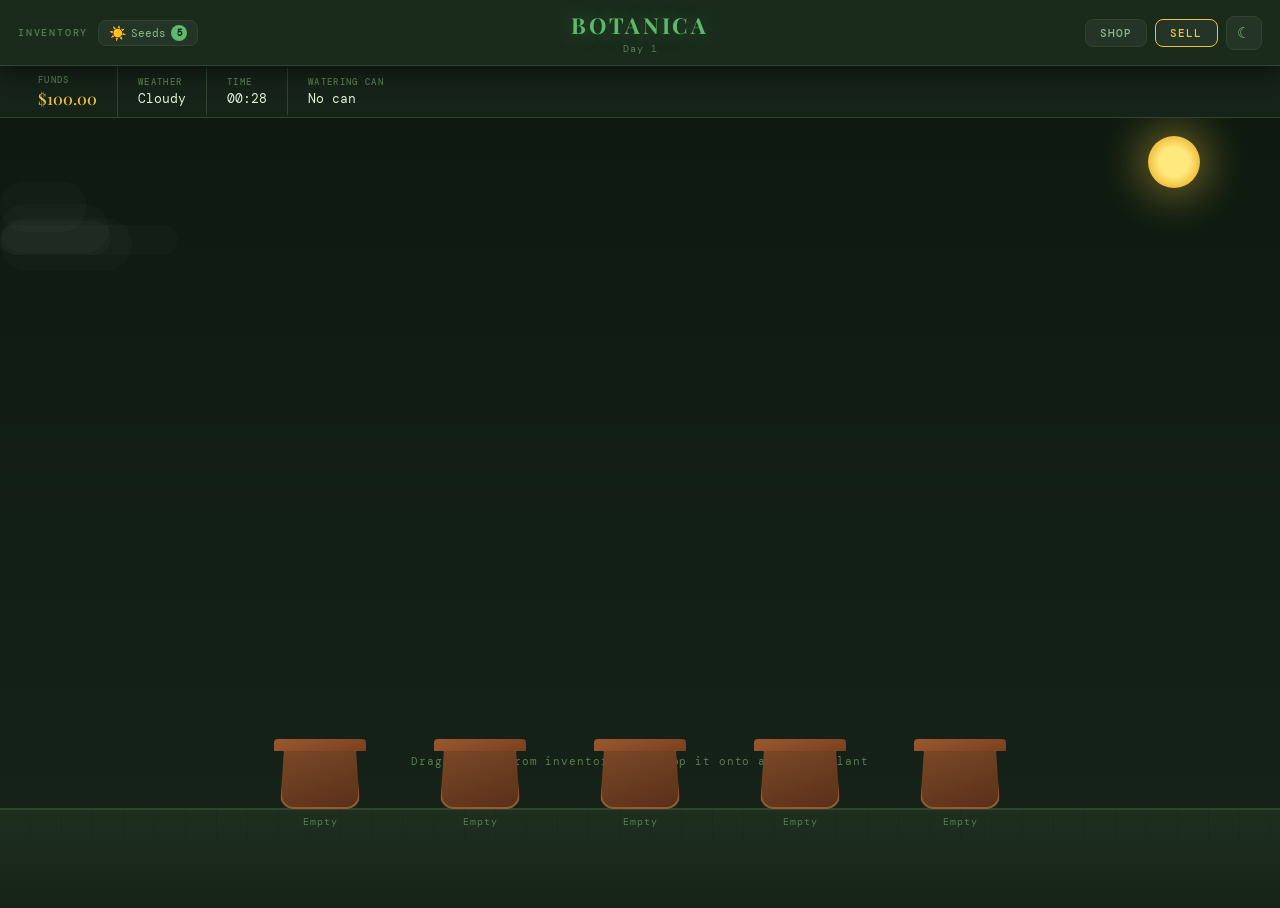
<file: index.html>
<!DOCTYPE html>
<html lang="en">
<head>
  <meta charset="UTF-8">
  <meta name="viewport" content="width=device-width, initial-scale=1.0">
  <title>Botanica - Plant Simulation</title>
  <link rel="stylesheet" href="style.css">
  <link rel="preconnect" href="https://fonts.googleapis.com">
  <link href="https://fonts.googleapis.com/css2?family=Playfair+Display:wght@400;700&family=DM+Mono:wght@300;400;500&display=swap" rel="stylesheet">
</head>
<body class="dark">

  <!-- TOP BAR -->
  <header id="topbar">
    <div id="inventory-panel">
      <span class="panel-label">INVENTORY</span>
      <div id="inventory-items"></div>
    </div>
    <div id="title-center">
      <span id="game-title">BOTANICA</span>
      <span id="day-counter">Day <span id="day-num">1</span></span>
    </div>
    <div id="top-right-controls">
      <button id="shop-btn" class="top-btn">SHOP</button>
      <button id="sell-btn" class="top-btn sell">SELL</button>
      <button id="darkmode-btn" class="top-btn icon-btn" title="Toggle theme">
        <span id="theme-icon">&#9790;</span>
      </button>
    </div>
  </header>

  <!-- STATUS BAR -->
  <div id="status-bar">
    <div id="money-display">
      <span class="label">FUNDS</span>
      <span id="money-val">$100.00</span>
    </div>
    <div id="weather-display">
      <span class="label">WEATHER</span>
      <span id="weather-val">Sunny</span>
    </div>
    <div id="time-display">
      <span class="label">TIME</span>
      <span id="time-val">06:00</span>
    </div>
    <div id="water-display">
      <span class="label">WATERING CAN</span>
      <span id="water-val">No can</span>
    </div>
  </div>

  <!-- MAIN GAME AREA -->
  <main id="game-world">
    <div id="sky-layer">
      <div id="sun"></div>
      <div id="rain-container"></div>
      <div id="cloud-container"></div>
    </div>
    <div id="ground-layer">
      <div id="soil-strip"></div>
    </div>
    <div id="pots-area">
      <!-- Pot slots generated by JS -->
    </div>
    <div id="drop-hint">Drag a seed from inventory and drop it onto a pot to plant</div>
  </main>

  <!-- SHOP MODAL -->
  <div id="shop-modal" class="modal hidden">
    <div class="modal-box">
      <div class="modal-header">
        <span>SHOP</span>
        <button class="close-btn" data-close="shop-modal">X</button>
      </div>
      <div class="modal-body" id="shop-items">
        <div class="shop-item" data-item="seed_packet">
          <div class="shop-item-info">
            <span class="shop-item-name">Seed Packet</span>
            <span class="shop-item-desc">5 seeds per packet</span>
          </div>
          <button class="buy-btn" data-item="seed_packet" data-price="10">$10</button>
        </div>
        <div class="shop-item" data-item="watering_can">
          <div class="shop-item-info">
            <span class="shop-item-name">Watering Can</span>
            <span class="shop-item-desc">Required to water plants</span>
          </div>
          <button class="buy-btn" data-item="watering_can" data-price="10">$10</button>
        </div>
        <div class="shop-item" data-item="water_refill">
          <div class="shop-item-info">
            <span class="shop-item-name">Water Refill</span>
            <span class="shop-item-desc">1 refill for your can</span>
          </div>
          <button class="buy-btn" data-item="water_refill" data-price="5">$5</button>
        </div>
        <div class="shop-item" data-item="fertilizer">
          <div class="shop-item-info">
            <span class="shop-item-name">Fertilizer</span>
            <span class="shop-item-desc">Speeds up growth by 1 stage</span>
          </div>
          <button class="buy-btn" data-item="fertilizer" data-price="8">$8</button>
        </div>
      </div>
      <div id="shop-message"></div>
    </div>
  </div>

  <!-- SELL MODAL -->
  <div id="sell-modal" class="modal hidden">
    <div class="modal-box">
      <div class="modal-header">
        <span>SELL PLANTS</span>
        <button class="close-btn" data-close="sell-modal">X</button>
      </div>
      <div class="modal-body">
        <p class="sell-instructions">Drag a grown plant (stage 5+) from a pot and drop it below to sell</p>
        <div id="sell-dropzone">
          <span id="sell-drop-label">Drop plant here</span>
        </div>
        <div id="sell-message"></div>
      </div>
    </div>
  </div>

  <!-- GAME OVER MODAL -->
  <div id="gameover-modal" class="modal hidden">
    <div class="modal-box">
      <div class="modal-header"><span>GAME OVER</span></div>
      <div class="modal-body">
        <p id="gameover-msg">You ran out of money and seeds!</p>
        <p>You survived <span id="final-days">0</span> days.</p>
        <button id="restart-btn" class="buy-btn" style="margin-top:18px;width:100%">Play Again</button>
      </div>
    </div>
  </div>

  <!-- NOTIFICATION -->
  <div id="notification"></div>

  <script src="game.js"></script>
</body>
</html>
</file>
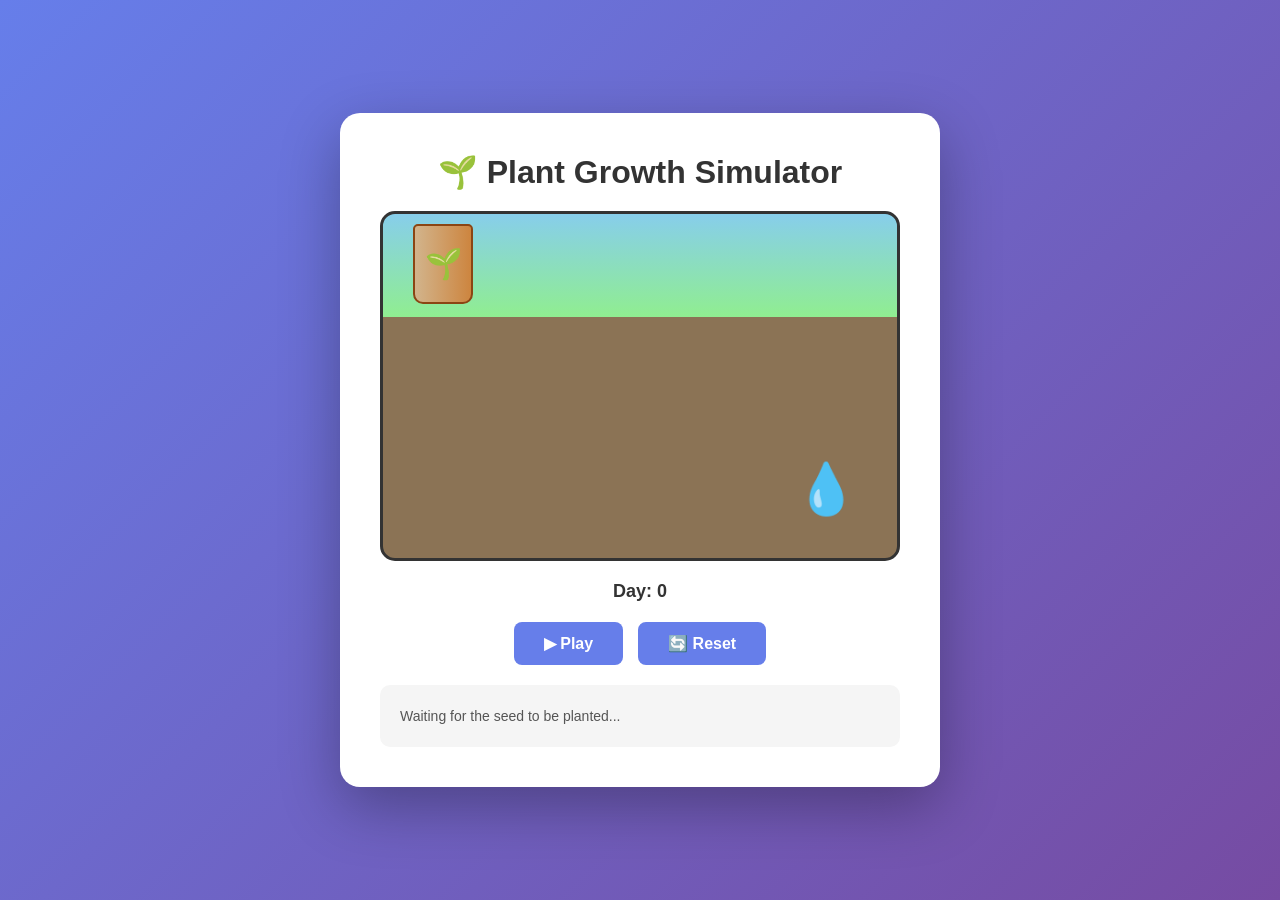
<file: file.html>
<!DOCTYPE html>
<html lang="en">
<head>
    <meta charset="UTF-8">
    <meta name="viewport" content="width=device-width, initial-scale=1.0">
    <title>Plant Growth Simulator</title>
    <style>
        * {
            margin: 0;
            padding: 0;
            box-sizing: border-box;
        }

        body {
            font-family: 'Segoe UI', Tahoma, Geneva, Verdana, sans-serif;
            background: linear-gradient(135deg, #667eea 0%, #764ba2 100%);
            min-height: 100vh;
            display: flex;
            justify-content: center;
            align-items: center;
            padding: 20px;
        }

        .container {
            background: white;
            border-radius: 20px;
            padding: 40px;
            box-shadow: 0 20px 60px rgba(0, 0, 0, 0.3);
            max-width: 600px;
            width: 100%;
        }

        h1 {
            text-align: center;
            color: #333;
            margin-bottom: 20px;
        }

        .garden {
            background: linear-gradient(to bottom, #87CEEB 0%, #90EE90 30%, #8B7355 30%, #8B7355 100%);
            border-radius: 15px;
            height: 350px;
            margin: 20px 0;
            position: relative;
            overflow: hidden;
            border: 3px solid #333;
        }

        /* Seed Bag */
        .seed-bag {
            position: absolute;
            top: 10px;
            left: 30px;
            width: 60px;
            height: 80px;
            background: linear-gradient(to right, #D2B48C 0%, #CD853F 100%);
            border-radius: 5px 5px 10px 10px;
            border: 2px solid #8B4513;
            display: flex;
            align-items: center;
            justify-content: center;
            font-weight: bold;
            color: white;
            z-index: 10;
        }

        .seed-bag::before {
            content: '🌱';
            font-size: 30px;
        }

        /* Falling Seed */
        .seed {
            position: absolute;
            width: 15px;
            height: 15px;
            background: #8B4513;
            border-radius: 50%;
            left: 60px;
            top: -20px;
            display: none;
            z-index: 5;
        }

        .seed.falling {
            display: block;
            animation: fall 2s ease-in forwards;
        }

        @keyframes fall {
            to {
                transform: translateY(280px);
                opacity: 0;
            }
        }

        /* Plant */
        .plant {
            position: absolute;
            bottom: 60px;
            left: 50%;
            transform: translateX(-50%);
            display: flex;
            flex-direction: column;
            align-items: center;
            justify-content: flex-end;
            height: 150px;
            width: 100px;
        }

        .plant-stage {
            font-size: 80px;
            opacity: 0;
            transition: opacity 0.5s ease;
        }

        .plant-stage.active {
            opacity: 1;
        }

        /* Water Can */
        .water-can {
            position: absolute;
            bottom: 40px;
            right: 40px;
            font-size: 50px;
            cursor: pointer;
            transition: transform 0.2s;
            user-select: none;
        }

        .water-can:hover {
            transform: scale(1.1);
        }

        .water-can:active {
            transform: scale(0.95);
        }

        /* Water drops */
        .water-drop {
            position: absolute;
            width: 8px;
            height: 8px;
            background: #87CEEB;
            border-radius: 50%;
            pointer-events: none;
        }

        /* Controls */
        .controls {
            display: flex;
            gap: 15px;
            justify-content: center;
            margin: 20px 0;
            flex-wrap: wrap;
        }

        button {
            background: #667eea;
            color: white;
            border: none;
            padding: 12px 30px;
            font-size: 16px;
            border-radius: 8px;
            cursor: pointer;
            transition: background 0.3s;
            font-weight: bold;
        }

        button:hover {
            background: #5568d3;
        }

        button:active {
            transform: scale(0.98);
        }

        .day-counter {
            text-align: center;
            font-size: 18px;
            font-weight: bold;
            color: #333;
            margin: 15px 0;
        }

        .description {
            background: #f5f5f5;
            padding: 20px;
            border-radius: 10px;
            line-height: 1.6;
            color: #555;
            margin-top: 20px;
            font-size: 14px;
        }
    </style>
</head>
<body>
    <div class="container">
        <h1>🌱 Plant Growth Simulator</h1>

        <div class="garden">
            <div class="seed-bag"></div>
            <div class="seed"></div>
            <div class="plant">
                <div class="plant-stage">🌰</div>
                <div class="plant-stage">🌱</div>
                <div class="plant-stage">🌿</div>
                <div class="plant-stage">🪴</div>
                <div class="plant-stage">🌻</div>
            </div>
            <div class="water-can">💧</div>
        </div>

        <div class="day-counter">
            <span id="dayText">Day: 0</span>
        </div>

        <div class="controls">
            <button id="playBtn">▶ Play</button>
            <button id="resetBtn">🔄 Reset</button>
        </div>

        <div class="description">
            <p id="description">
                Click the play button to start the simulation. A seed will drop from the bag and begin to grow. 
                The plant will progress through stages over several days. Click the water droplet to water the plant 
                and help it grow faster! Watch your plant transform from a tiny seed into a beautiful flower.
            </p>
        </div>
    </div>

    <script>
        let day = 0;
        let isPlaying = false;
        let plantStage = -1;
        const stageThresholds = [1, 3, 5, 8, 12];
        const descriptions = [
            "Waiting for the seed to be planted...",
            "A seed has been planted! Waiting for germination...",
            "The seed is sprouting! A tiny seedling has appeared.",
            "The plant is growing leaves and getting stronger.",
            "The plant is developing into a healthy plant with many leaves.",
            "Your plant is thriving and has produced a beautiful flower!",
            "Congratulations! Your flower is in full bloom!"
        ];

        const playBtn = document.getElementById('playBtn');
        const resetBtn = document.getElementById('resetBtn');
        const dayText = document.getElementById('dayText');
        const description = document.getElementById('description');
        const seed = document.querySelector('.seed');
        const plantStages = document.querySelectorAll('.plant-stage');
        const waterCan = document.querySelector('.water-can');

        let intervalId = null;

        playBtn.addEventListener('click', () => {
            if (!isPlaying) {
                isPlaying = true;
                playBtn.textContent = '⏸ Pause';
                if (day === 0 && plantStage === -1) {
                    dropSeed();
                }
                startGrowth();
            } else {
                isPlaying = false;
                playBtn.textContent = '▶ Play';
                clearInterval(intervalId);
            }
        });

        resetBtn.addEventListener('click', () => {
            isPlaying = false;
            playBtn.textContent = '▶ Play';
            clearInterval(intervalId);
            day = 0;
            plantStage = -1;
            dayText.textContent = 'Day: 0';
            description.textContent = descriptions[0];
            seed.classList.remove('falling');
            plantStages.forEach(stage => stage.classList.remove('active'));
        });

        waterCan.addEventListener('click', () => {
            if (plantStage >= 0) {
                createWaterDrops();
                day = Math.min(day + 2, 15);
                updatePlant();
            }
        });

        function dropSeed() {
            seed.classList.add('falling');
            setTimeout(() => {
                plantStage = 0;
                plantStages[0].classList.add('active');
                description.textContent = descriptions[1];
            }, 2000);
        }

        function startGrowth() {
            intervalId = setInterval(() => {
                day++;
                dayText.textContent = `Day: ${day}`;
                updatePlant();

                if (day >= 15) {
                    isPlaying = false;
                    playBtn.textContent = '▶ Play';
                    clearInterval(intervalId);
                }
            }, 1000);
        }

        function updatePlant() {
            const oldStage = plantStage;
            
            for (let i = 0; i < stageThresholds.length; i++) {
                if (day >= stageThresholds[i]) {
                    plantStage = i;
                }
            }

            if (plantStage !== oldStage) {
                if (oldStage >= 0) {
                    plantStages[oldStage].classList.remove('active');
                }
                plantStages[plantStage].classList.add('active');
                description.textContent = descriptions[plantStage + 1];
            }
        }

        function createWaterDrops() {
            const can = document.querySelector('.water-can');
            const rect = can.getBoundingClientRect();
            
            for (let i = 0; i < 5; i++) {
                const drop = document.createElement('div');
                drop.className = 'water-drop';
                drop.style.left = rect.left + 25 + 'px';
                drop.style.top = rect.top - 20 + 'px';
                
                document.querySelector('.garden').appendChild(drop);
                
                const plant = document.querySelector('.plant');
                const plantRect = plant.getBoundingClientRect();
                
                setTimeout(() => {
                    drop.style.transition = 'all 0.5s ease';
                    drop.style.left = plantRect.left + 50 + 'px';
                    drop.style.top = plantRect.top + 100 + 'px';
                    drop.style.opacity = '0';
                }, 50 * i);
                
                setTimeout(() => drop.remove(), 600);
            }
        }

        // Initialize
        plantStages[0].style.opacity = '0';
        description.textContent = descriptions[0];
    </script>
</body>
</html>
</file>
<file: style.css>
/* ===== VARIABLES ===== */
:root {
  --bg: #0e1a10;
  --bg2: #162318;
  --bg3: #1e2f20;
  --surface: #1a2b1c;
  --surface2: #243527;
  --border: #2e4530;
  --accent: #5cba6a;
  --accent2: #a8d5a2;
  --accent3: #f0c040;
  --text: #dff2dc;
  --text2: #8fb88a;
  --text3: #5a7a55;
  --danger: #d45050;
  --rain: #6ab0d8;
  --sky-day: linear-gradient(180deg, #0e1a10 0%, #162318 100%);
  --sky-rain: linear-gradient(180deg, #0d1a24 0%, #162430 100%);
  --font-display: 'Playfair Display', serif;
  --font-mono: 'DM Mono', monospace;
  --shadow: 0 4px 24px rgba(0,0,0,0.6);
  --radius: 8px;
  --transition: 0.3s ease;
}

body.light {
  --bg: #eaf5e6;
  --bg2: #d8edcf;
  --bg3: #cde5c3;
  --surface: #f4fbf1;
  --surface2: #dff0d8;
  --border: #b2d6a8;
  --accent: #2e7a3c;
  --accent2: #4a9e58;
  --accent3: #c07800;
  --text: #1a2e1c;
  --text2: #3a6040;
  --text3: #7aab72;
  --danger: #b03030;
  --rain: #4480a0;
  --sky-day: linear-gradient(180deg, #b8dff5 0%, #d5f0c8 100%);
  --sky-rain: linear-gradient(180deg, #7090b0 0%, #8aaecc 100%);
  --shadow: 0 4px 24px rgba(0,0,0,0.15);
}

/* ===== RESET ===== */
*, *::before, *::after { box-sizing: border-box; margin: 0; padding: 0; }

body {
  font-family: var(--font-mono);
  background: var(--bg);
  color: var(--text);
  min-height: 100vh;
  overflow-x: hidden;
  transition: background var(--transition), color var(--transition);
}

/* ===== TOP BAR ===== */
#topbar {
  display: flex;
  align-items: center;
  justify-content: space-between;
  padding: 10px 18px;
  background: var(--surface);
  border-bottom: 1.5px solid var(--border);
  gap: 12px;
  position: sticky;
  top: 0;
  z-index: 100;
  box-shadow: var(--shadow);
}

#inventory-panel {
  display: flex;
  align-items: center;
  gap: 10px;
  flex: 1;
  min-width: 0;
}

.panel-label {
  font-size: 10px;
  letter-spacing: 0.18em;
  color: var(--text3);
  white-space: nowrap;
  font-weight: 500;
}

#inventory-items {
  display: flex;
  gap: 8px;
  flex-wrap: wrap;
  align-items: center;
}

.inv-item {
  display: flex;
  align-items: center;
  gap: 5px;
  background: var(--surface2);
  border: 1px solid var(--border);
  border-radius: var(--radius);
  padding: 4px 10px;
  font-size: 11px;
  color: var(--text2);
  cursor: grab;
  user-select: none;
  transition: border-color 0.2s, transform 0.15s;
  position: relative;
}

.inv-item:hover { border-color: var(--accent); transform: translateY(-1px); }
.inv-item.dragging { opacity: 0.4; }

.inv-item .inv-icon {
  font-size: 14px;
  line-height: 1;
}

.inv-item .inv-count {
  background: var(--accent);
  color: var(--bg);
  border-radius: 50%;
  width: 16px;
  height: 16px;
  font-size: 9px;
  display: flex;
  align-items: center;
  justify-content: center;
  font-weight: 700;
}

#title-center {
  display: flex;
  flex-direction: column;
  align-items: center;
  gap: 2px;
  flex-shrink: 0;
}

#game-title {
  font-family: var(--font-display);
  font-size: 22px;
  font-weight: 700;
  letter-spacing: 0.12em;
  color: var(--accent);
  text-shadow: 0 0 20px rgba(92,186,106,0.4);
}

#day-counter {
  font-size: 10px;
  color: var(--text3);
  letter-spacing: 0.1em;
}

#top-right-controls {
  display: flex;
  align-items: center;
  gap: 8px;
  flex: 1;
  justify-content: flex-end;
}

.top-btn {
  background: var(--surface2);
  border: 1.5px solid var(--border);
  color: var(--text2);
  font-family: var(--font-mono);
  font-size: 11px;
  letter-spacing: 0.1em;
  padding: 6px 14px;
  border-radius: var(--radius);
  cursor: pointer;
  transition: all 0.2s;
  font-weight: 500;
}

.top-btn:hover { border-color: var(--accent); color: var(--accent); background: var(--bg3); }
.top-btn.sell { border-color: var(--accent3); color: var(--accent3); }
.top-btn.sell:hover { background: rgba(240,192,64,0.1); }
.top-btn.icon-btn { padding: 6px 10px; font-size: 15px; }

/* ===== STATUS BAR ===== */
#status-bar {
  display: flex;
  align-items: center;
  gap: 0;
  background: var(--bg2);
  border-bottom: 1px solid var(--border);
  padding: 0 18px;
}

#status-bar > div {
  display: flex;
  flex-direction: column;
  padding: 8px 20px;
  border-right: 1px solid var(--border);
  gap: 2px;
}

#status-bar > div:last-child { border-right: none; }

.label {
  font-size: 9px;
  letter-spacing: 0.15em;
  color: var(--text3);
  font-weight: 500;
}

#money-val {
  font-size: 16px;
  color: var(--accent3);
  font-weight: 500;
  font-family: var(--font-display);
}

#weather-val, #time-val, #water-val {
  font-size: 13px;
  color: var(--text);
}

/* ===== GAME WORLD ===== */
#game-world {
  position: relative;
  height: calc(100vh - 110px);
  overflow: hidden;
  background: var(--sky-day);
  transition: background 1.5s ease;
}

#game-world.raining { background: var(--sky-rain); }

#sky-layer {
  position: absolute;
  top: 0; left: 0; right: 0;
  height: 60%;
  pointer-events: none;
}

#sun {
  position: absolute;
  top: 18px;
  right: 80px;
  width: 52px;
  height: 52px;
  border-radius: 50%;
  background: radial-gradient(circle, #ffe87c 40%, #f0c040 70%, transparent 100%);
  box-shadow: 0 0 40px 10px rgba(240,192,64,0.4);
  transition: opacity 1s;
}

#game-world.raining #sun { opacity: 0; }

#cloud-container {
  position: absolute;
  top: 0; left: 0; right: 0; bottom: 0;
}

.cloud {
  position: absolute;
  border-radius: 50px;
  background: rgba(255,255,255,0.12);
  animation: cloudDrift linear infinite;
}

body.light .cloud { background: rgba(255,255,255,0.65); }

@keyframes cloudDrift {
  from { transform: translateX(-200px); }
  to { transform: translateX(calc(100vw + 200px)); }
}

#rain-container {
  position: absolute;
  top: 0; left: 0; right: 0; bottom: 0;
  pointer-events: none;
  opacity: 0;
  transition: opacity 0.5s;
}

#rain-container.active { opacity: 1; }

.raindrop {
  position: absolute;
  top: -20px;
  width: 1.5px;
  background: linear-gradient(180deg, transparent, var(--rain));
  border-radius: 2px;
  animation: fall linear infinite;
}

@keyframes fall {
  to { transform: translateY(100vh); opacity: 0; }
}

#ground-layer {
  position: absolute;
  bottom: 0;
  left: 0;
  right: 0;
  height: 100px;
  background: linear-gradient(180deg, var(--bg3) 0%, var(--bg2) 100%);
  border-top: 2px solid var(--border);
}

#soil-strip {
  position: absolute;
  top: 0;
  left: 0;
  right: 0;
  height: 28px;
  background: repeating-linear-gradient(
    90deg,
    transparent,
    transparent 30px,
    rgba(0,0,0,0.08) 30px,
    rgba(0,0,0,0.08) 31px
  );
}

#pots-area {
  position: absolute;
  bottom: 80px;
  left: 0;
  right: 0;
  display: flex;
  align-items: flex-end;
  justify-content: center;
  gap: 40px;
  padding: 0 40px;
}

#drop-hint {
  position: absolute;
  bottom: 140px;
  left: 50%;
  transform: translateX(-50%);
  font-size: 11px;
  color: var(--text3);
  letter-spacing: 0.08em;
  pointer-events: none;
  transition: opacity 0.5s;
  text-align: center;
}

/* ===== POT SLOT ===== */
.pot-slot {
  display: flex;
  flex-direction: column;
  align-items: center;
  position: relative;
  cursor: pointer;
  transition: transform 0.2s;
}

.pot-slot:hover .pot-body { border-color: var(--accent); }

.plant-canvas-wrap {
  position: relative;
  width: 120px;
  height: 160px;
  display: flex;
  align-items: flex-end;
  justify-content: center;
}

.plant-svg {
  position: absolute;
  bottom: 0;
  left: 50%;
  transform: translateX(-50%);
  overflow: visible;
}

.pot-body {
  width: 80px;
  height: 60px;
  background: linear-gradient(160deg, #7a4828, #5a3018);
  border: 2px solid #9a5830;
  border-radius: 6px 6px 14px 14px;
  position: relative;
  clip-path: polygon(5% 0%, 95% 0%, 100% 100%, 0% 100%);
  transition: border-color 0.2s;
  z-index: 2;
}

body.light .pot-body { background: linear-gradient(160deg, #c8834c, #a85e2c); border-color: #d89050; }

.pot-rim {
  width: 92px;
  height: 12px;
  background: linear-gradient(160deg, #9a5830, #7a4020);
  border-radius: 4px 4px 0 0;
  z-index: 3;
  margin-bottom: -2px;
}

body.light .pot-rim { background: linear-gradient(160deg, #d89050, #b87030); }

.pot-label {
  font-size: 10px;
  color: var(--text3);
  margin-top: 6px;
  letter-spacing: 0.1em;
}

.water-indicator {
  position: absolute;
  top: -22px;
  left: 50%;
  transform: translateX(-50%);
  font-size: 9px;
  color: var(--rain);
  letter-spacing: 0.06em;
  white-space: nowrap;
  opacity: 0;
  transition: opacity 0.3s;
}

.pot-slot.needs-water .water-indicator { opacity: 1; }

.pot-slot.dragover .pot-body {
  border-color: var(--accent);
  box-shadow: 0 0 16px rgba(92,186,106,0.5);
}

/* ===== MODALS ===== */
.modal {
  position: fixed;
  inset: 0;
  background: rgba(0,0,0,0.7);
  display: flex;
  align-items: center;
  justify-content: center;
  z-index: 200;
  backdrop-filter: blur(4px);
}

.modal.hidden { display: none; }

.modal-box {
  background: var(--surface);
  border: 1.5px solid var(--border);
  border-radius: 12px;
  min-width: 340px;
  max-width: 420px;
  width: 90%;
  box-shadow: var(--shadow);
  overflow: hidden;
}

.modal-header {
  display: flex;
  align-items: center;
  justify-content: space-between;
  padding: 14px 20px;
  background: var(--surface2);
  border-bottom: 1px solid var(--border);
  font-family: var(--font-display);
  font-size: 18px;
  color: var(--accent);
  letter-spacing: 0.08em;
}

.close-btn {
  background: none;
  border: 1px solid var(--border);
  color: var(--text3);
  border-radius: 4px;
  padding: 2px 8px;
  cursor: pointer;
  font-family: var(--font-mono);
  font-size: 11px;
  transition: all 0.2s;
}

.close-btn:hover { border-color: var(--danger); color: var(--danger); }

.modal-body {
  padding: 20px;
  display: flex;
  flex-direction: column;
  gap: 12px;
}

/* ===== SHOP ===== */
.shop-item {
  display: flex;
  align-items: center;
  justify-content: space-between;
  padding: 12px 14px;
  background: var(--bg2);
  border: 1px solid var(--border);
  border-radius: var(--radius);
  transition: border-color 0.2s;
}

.shop-item:hover { border-color: var(--accent); }

.shop-item-info {
  display: flex;
  flex-direction: column;
  gap: 3px;
}

.shop-item-name {
  font-size: 13px;
  color: var(--text);
  font-weight: 500;
}

.shop-item-desc {
  font-size: 10px;
  color: var(--text3);
}

.buy-btn {
  background: var(--accent);
  color: var(--bg);
  border: none;
  border-radius: 6px;
  padding: 6px 16px;
  font-family: var(--font-mono);
  font-size: 12px;
  font-weight: 700;
  cursor: pointer;
  transition: all 0.2s;
  letter-spacing: 0.05em;
}

.buy-btn:hover { background: var(--accent2); transform: scale(1.04); }
.buy-btn:active { transform: scale(0.98); }

#shop-message, #sell-message {
  font-size: 11px;
  color: var(--accent3);
  text-align: center;
  min-height: 18px;
}

/* ===== SELL MODAL ===== */
.sell-instructions {
  font-size: 11px;
  color: var(--text3);
  text-align: center;
  line-height: 1.6;
}

#sell-dropzone {
  border: 2px dashed var(--border);
  border-radius: 12px;
  height: 100px;
  display: flex;
  align-items: center;
  justify-content: center;
  transition: border-color 0.2s, background 0.2s;
}

#sell-dropzone.dragover {
  border-color: var(--accent3);
  background: rgba(240,192,64,0.07);
}

#sell-drop-label {
  font-size: 12px;
  color: var(--text3);
  letter-spacing: 0.08em;
}

/* ===== NOTIFICATION ===== */
#notification {
  position: fixed;
  bottom: 24px;
  left: 50%;
  transform: translateX(-50%) translateY(80px);
  background: var(--surface);
  border: 1.5px solid var(--border);
  color: var(--text);
  font-size: 12px;
  padding: 10px 22px;
  border-radius: 30px;
  box-shadow: var(--shadow);
  z-index: 300;
  transition: transform 0.35s cubic-bezier(.34,1.56,.64,1), opacity 0.35s;
  opacity: 0;
  letter-spacing: 0.06em;
  white-space: nowrap;
  pointer-events: none;
}

#notification.show {
  transform: translateX(-50%) translateY(0);
  opacity: 1;
}

#notification.success { border-color: var(--accent); color: var(--accent); }
#notification.warn { border-color: var(--accent3); color: var(--accent3); }
#notification.error { border-color: var(--danger); color: var(--danger); }
#notification.rain { border-color: var(--rain); color: var(--rain); }

/* ===== GAME OVER ===== */
#gameover-modal .modal-box {
  text-align: center;
  border-color: var(--danger);
}

#gameover-modal .modal-header { color: var(--danger); border-color: var(--danger); }
#gameover-msg { font-size: 14px; color: var(--text2); margin-bottom: 8px; }
#gameover-modal p { font-size: 12px; color: var(--text3); }

/* ===== SCROLLBAR ===== */
::-webkit-scrollbar { width: 6px; }
::-webkit-scrollbar-track { background: var(--bg); }
::-webkit-scrollbar-thumb { background: var(--border); border-radius: 3px; }

/* ===== DRAGGING GHOST ===== */
#drag-ghost {
  position: fixed;
  pointer-events: none;
  z-index: 9999;
  font-size: 24px;
  transform: translate(-50%, -50%);
  display: none;
}

/* ===== WILT ANIMATION ===== */
@keyframes wilt {
  0% { filter: none; }
  50% { filter: sepia(0.8) hue-rotate(-20deg); transform: translateX(-50%) rotate(-8deg); }
  100% { filter: sepia(1) brightness(0.5); opacity: 0.3; }
}

.plant-svg.wilting { animation: wilt 2s forwards; }

/* ===== GROW PULSE ===== */
@keyframes growPop {
  0% { transform: translateX(-50%) scale(1); }
  50% { transform: translateX(-50%) scale(1.08); }
  100% { transform: translateX(-50%) scale(1); }
}

.plant-svg.grow-pop { animation: growPop 0.4s ease; }
</file>
